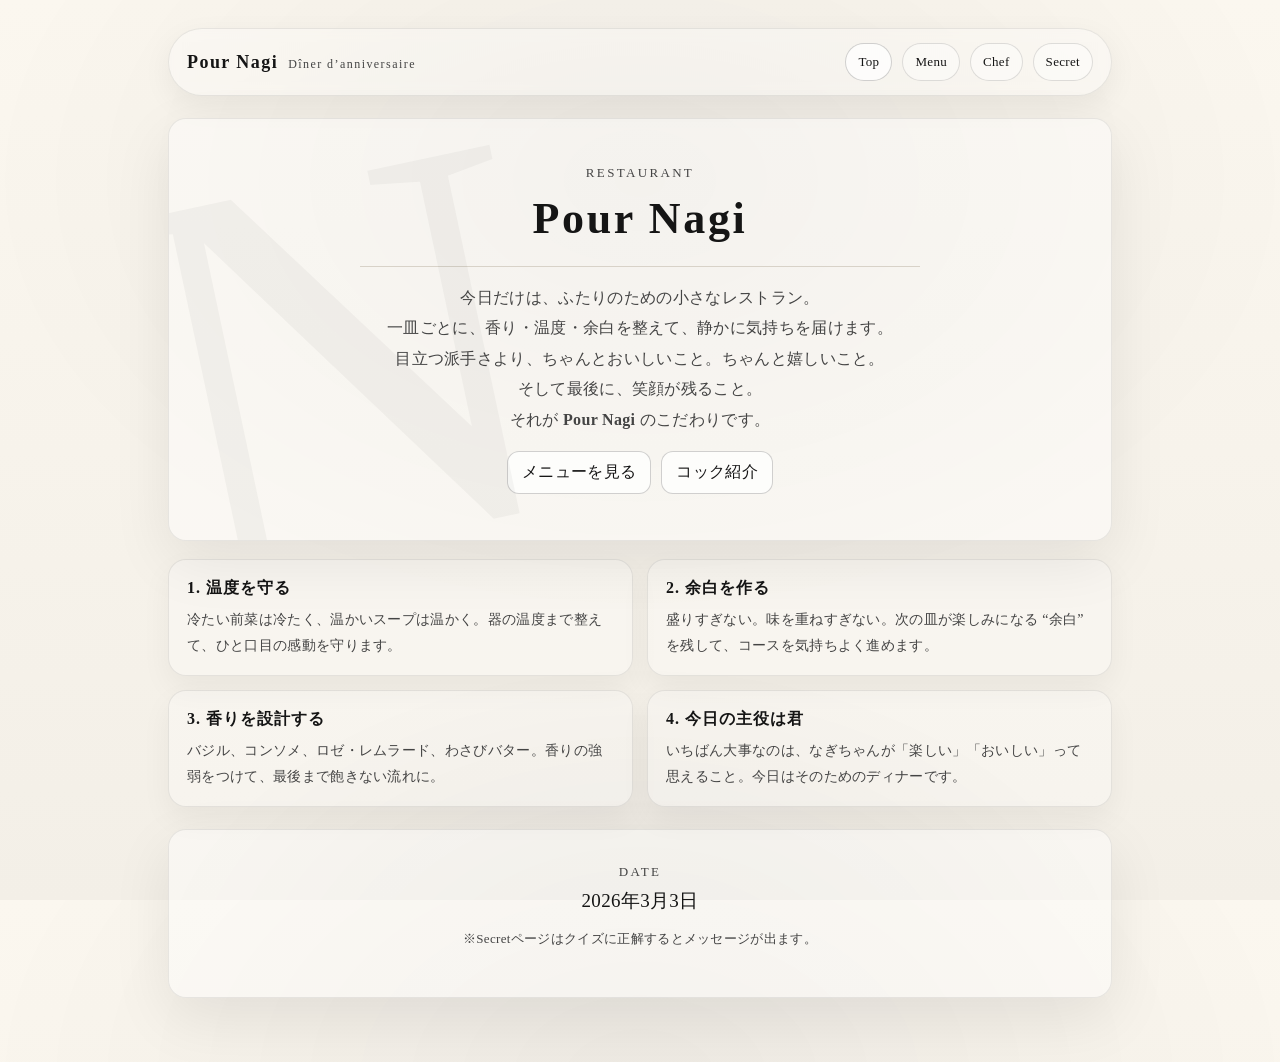
<file: index.html>
<!doctype html>
<html lang="ja">
<head>
  <meta charset="utf-8" />
  <meta name="viewport" content="width=device-width, initial-scale=1" />
  <title>Pour Nagi — Restaurant</title>
  <meta name="description" content="Pour Nagi — 誕生日のための特別なフルコース" />
  <link rel="stylesheet" href="assets/style.css" />
  <script defer src="assets/app.js"></script>
</head>
<body>
  <div class="container">
    <nav class="nav">
      <div class="brand">
        <div class="logo">Pour Nagi</div>
        <div class="tag">Dîner d’anniversaire</div>
      </div>
      <div class="links">
        <a class="pill" data-nav href="index.html">Top</a>
        <a class="pill" data-nav href="menu.html">Menu</a>
        <a class="pill" data-nav href="chef.html">Chef</a>
        <a class="pill" data-nav href="secret.html">Secret</a>
      </div>
    </nav>

    <section class="hero">
      <div class="kicker">Restaurant</div>
      <h1 class="h1">Pour Nagi</h1>
      <hr class="rule" />
      <p class="sub">
        今日だけは、ふたりのための小さなレストラン。<br>
        一皿ごとに、香り・温度・余白を整えて、静かに気持ちを届けます。<br>
        目立つ派手さより、ちゃんとおいしいこと。ちゃんと嬉しいこと。<br>
        そして最後に、笑顔が残ること。<br>
        それが <b>Pour Nagi</b> のこだわりです。
      </p>

      <div class="btnrow">
        <a class="btn" href="menu.html">メニューを見る</a>
        <a class="btn" href="chef.html">コック紹介</a>
      </div>
    </section>

    <div class="grid">
      <div class="card">
        <h3>1. 温度を守る</h3>
        <p>冷たい前菜は冷たく、温かいスープは温かく。器の温度まで整えて、ひと口目の感動を守ります。</p>
      </div>
      <div class="card">
        <h3>2. 余白を作る</h3>
        <p>盛りすぎない。味を重ねすぎない。次の皿が楽しみになる “余白” を残して、コースを気持ちよく進めます。</p>
      </div>
      <div class="card">
        <h3>3. 香りを設計する</h3>
        <p>バジル、コンソメ、ロゼ・レムラード、わさびバター。香りの強弱をつけて、最後まで飽きない流れに。</p>
      </div>
      <div class="card">
        <h3>4. 今日の主役は君</h3>
        <p>いちばん大事なのは、なぎちゃんが「楽しい」「おいしい」って思えること。今日はそのためのディナーです。</p>
      </div>
    </div>

    <section class="section center">
      <div class="kicker">Date</div>
      <div class="jp">2026年3月3日</div>
      <p class="small">※Secretページはクイズに正解するとメッセージが出ます。</p>
    </section>
  </div>
</body>
</html>
</file>
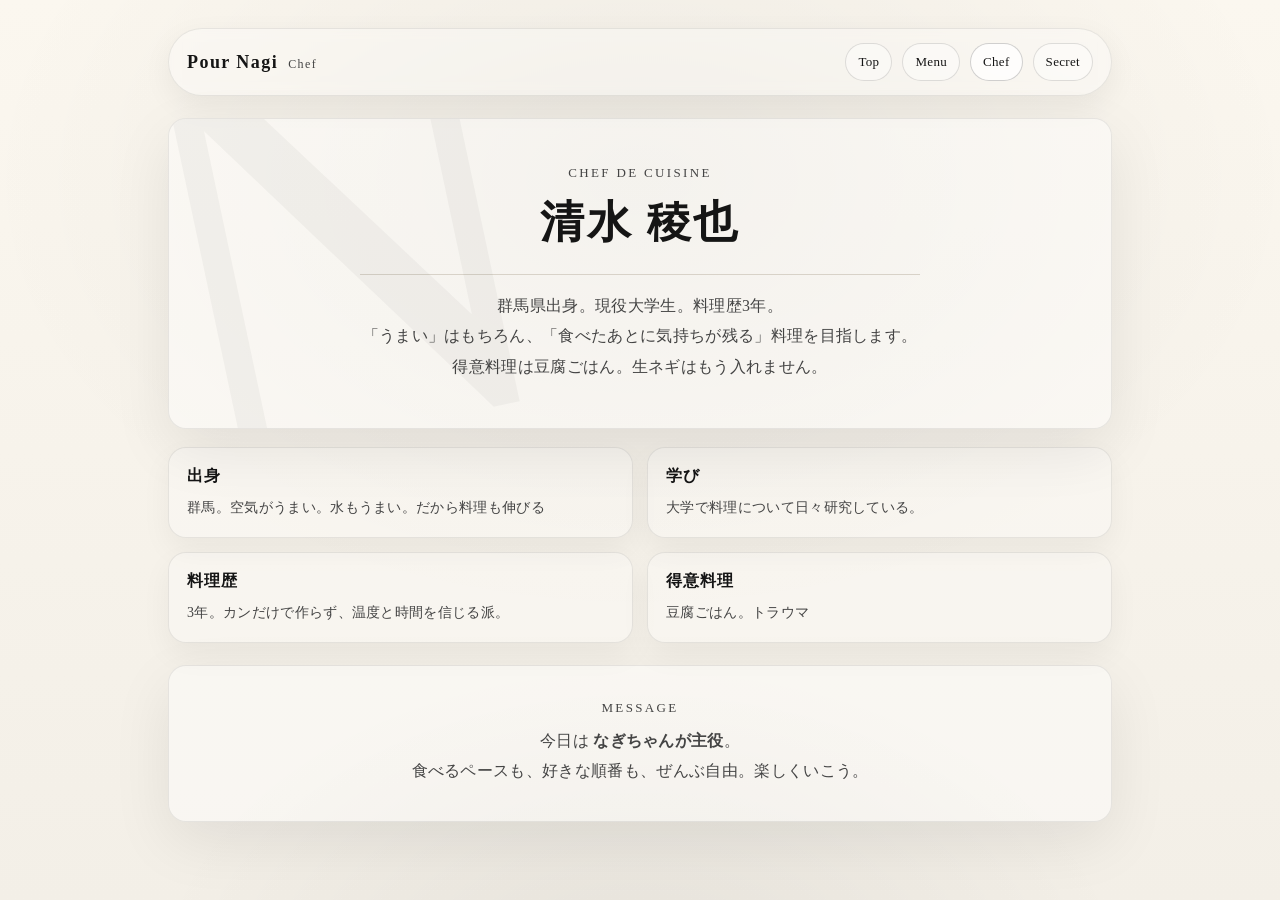
<file: chef.html>
<!doctype html>
<html lang="ja">
<head>
  <meta charset="utf-8" />
  <meta name="viewport" content="width=device-width, initial-scale=1" />
  <title>Pour Nagi — Chef</title>
  <meta name="description" content="Chef紹介：清水稜也" />
  <link rel="stylesheet" href="assets/style.css" />
  <script defer src="assets/app.js"></script>
</head>
<body>
  <div class="container">
    <nav class="nav">
      <div class="brand">
        <div class="logo">Pour Nagi</div>
        <div class="tag">Chef</div>
      </div>
      <div class="links">
        <a class="pill" data-nav href="index.html">Top</a>
        <a class="pill" data-nav href="menu.html">Menu</a>
        <a class="pill" data-nav href="chef.html">Chef</a>
        <a class="pill" data-nav href="secret.html">Secret</a>
      </div>
    </nav>

    <section class="hero">
      <div class="kicker">Chef de cuisine</div>
      <h1 class="h1">清水 稜也</h1>
      <hr class="rule" />
      <p class="sub">
        群馬県出身。現役大学生。料理歴3年。<br>
        「うまい」はもちろん、「食べたあとに気持ちが残る」料理を目指します。<br>
        得意料理は豆腐ごはん。生ネギはもう入れません。
      </p>
    </section>

    <div class="grid">
      <div class="card">
        <h3>出身</h3>
        <p>群馬。空気がうまい。水もうまい。だから料理も伸びる</p>
      </div>
      <div class="card">
        <h3>学び</h3>
        <p>大学で料理について日々研究している。</p>
      </div>
      <div class="card">
        <h3>料理歴</h3>
        <p>3年。カンだけで作らず、温度と時間を信じる派。</p>
      </div>
      <div class="card">
        <h3>得意料理</h3>
        <p>豆腐ごはん。トラウマ</p>
      </div>
    </div>

    <section class="section center">
      <div class="kicker">Message</div>
      <p class="sub">
        今日は <b>なぎちゃんが主役</b>。<br>
        食べるペースも、好きな順番も、ぜんぶ自由。楽しくいこう。
      </p>
    </section>
  </div>
</body>
</html>
</file>
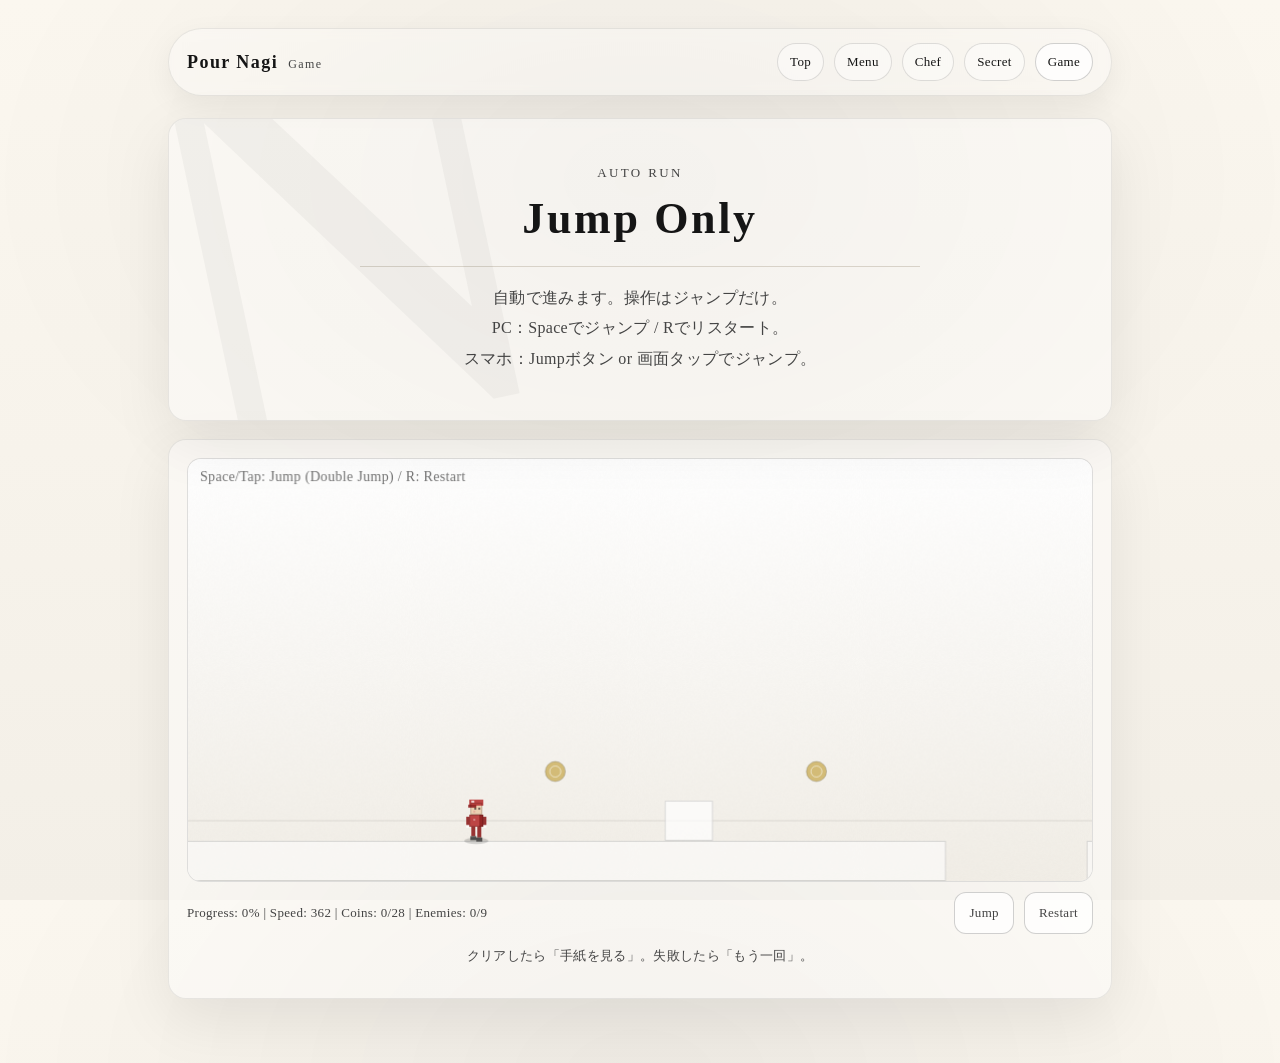
<file: game.html>
<!doctype html>
<html lang="ja">
<head>
  <meta charset="utf-8" />
  <meta name="viewport" content="width=device-width, initial-scale=1" />
  <title>Pour Nagi — Game</title>
  <meta name="description" content="オートラン + ジャンプだけ" />
  <link rel="stylesheet" href="assets/style.css" />
  <script defer src="assets/app.js"></script>

  <style>
    .gameWrap{
      margin-top:18px;
      padding:18px;
      border:1px solid rgba(0,0,0,.08);
      background:rgba(255,255,255,.42);
      border-radius:18px;
      box-shadow:0 20px 60px rgba(0,0,0,.08);
    }
    canvas{
      width:100%;
      height:auto;
      border-radius:14px;
      border:1px solid rgba(0,0,0,.12);
      background:rgba(255,255,255,.6);
      touch-action: none;
      display:block;
    }
    .hud{
      display:flex;
      gap:10px;
      justify-content:space-between;
      align-items:center;
      margin-top:10px;
      flex-wrap:wrap;
      color:var(--muted);
      font-size:13px;
    }
    .controls{
      display:flex;
      gap:10px;
      align-items:center;
      flex-wrap:wrap;
    }
    .btn2{
      border:1px solid rgba(0,0,0,.18);
      background:rgba(255,255,255,.72);
      padding:12px 14px;
      border-radius:12px;
      font-family:inherit;
      cursor:pointer;
      user-select:none;
      -webkit-user-select:none;
      touch-action:none;
    }
    .btn2:active{ transform: translateY(1px); }

    .overlay{
      position:fixed;
      inset:0;
      display:none;
      align-items:center;
      justify-content:center;
      background:rgba(0,0,0,.30);
      padding:18px;
      z-index:999;
    }
    .panel{
      max-width:520px;
      width:100%;
      background:rgba(255,255,255,.92);
      border-radius:18px;
      padding:18px;
      border:1px solid rgba(0,0,0,.12);
      box-shadow:0 30px 80px rgba(0,0,0,.18);
      text-align:center;
    }
    .panel h2{
      margin:6px 0 10px;
      font-family:"Cormorant Garamond","Times New Roman",serif;
      letter-spacing:.06em;
    }
    .panel p{ margin:0 0 12px; color:var(--muted); line-height:1.8; }
  </style>
</head>
<body>
  <div class="container">
    <nav class="nav">
      <div class="brand">
        <div class="logo">Pour Nagi</div>
        <div class="tag">Game</div>
      </div>
      <div class="links">
        <a class="pill" data-nav href="index.html">Top</a>
        <a class="pill" data-nav href="menu.html">Menu</a>
        <a class="pill" data-nav href="chef.html">Chef</a>
        <a class="pill" data-nav href="secret.html">Secret</a>
        <a class="pill" data-nav href="game.html">Game</a>
      </div>
    </nav>

    <section class="hero">
      <div class="kicker">Auto Run</div>
      <h1 class="h1">Jump Only</h1>
      <hr class="rule" />
      <p class="sub">
        自動で進みます。操作はジャンプだけ。<br>
        PC：Spaceでジャンプ / Rでリスタート。<br>
        スマホ：Jumpボタン or 画面タップでジャンプ。
      </p>
    </section>

    <section class="gameWrap">
      <canvas id="game" width="900" height="420"></canvas>

      <div class="hud">
        <div id="status">Coins: 0 / 0</div>
        <div class="controls">
          <div class="btn2" id="btnJump">Jump</div>
          <div class="btn2" id="btnRestart">Restart</div>
        </div>
      </div>

      <p class="small center" style="margin-top:10px;">
        クリアしたら「手紙を見る」。失敗したら「もう一回」。
      </p>
    </section>
  </div>

  <div class="overlay" id="overlay">
    <div class="panel">
      <div class="kicker" id="ovKicker">Result</div>
      <h2 id="ovTitle">Clear!</h2>
      <p id="ovText">おめでとう！</p>
      <div class="btnrow">
        <button class="btn" id="ovAgain">もう一回</button>
        <a class="btn" id="ovLetter" href="secret.html">手紙を見る</a>
      </div>
    </div>
  </div>

  <script defer src="assets/game.js"></script>
</body>
</html>
</file>
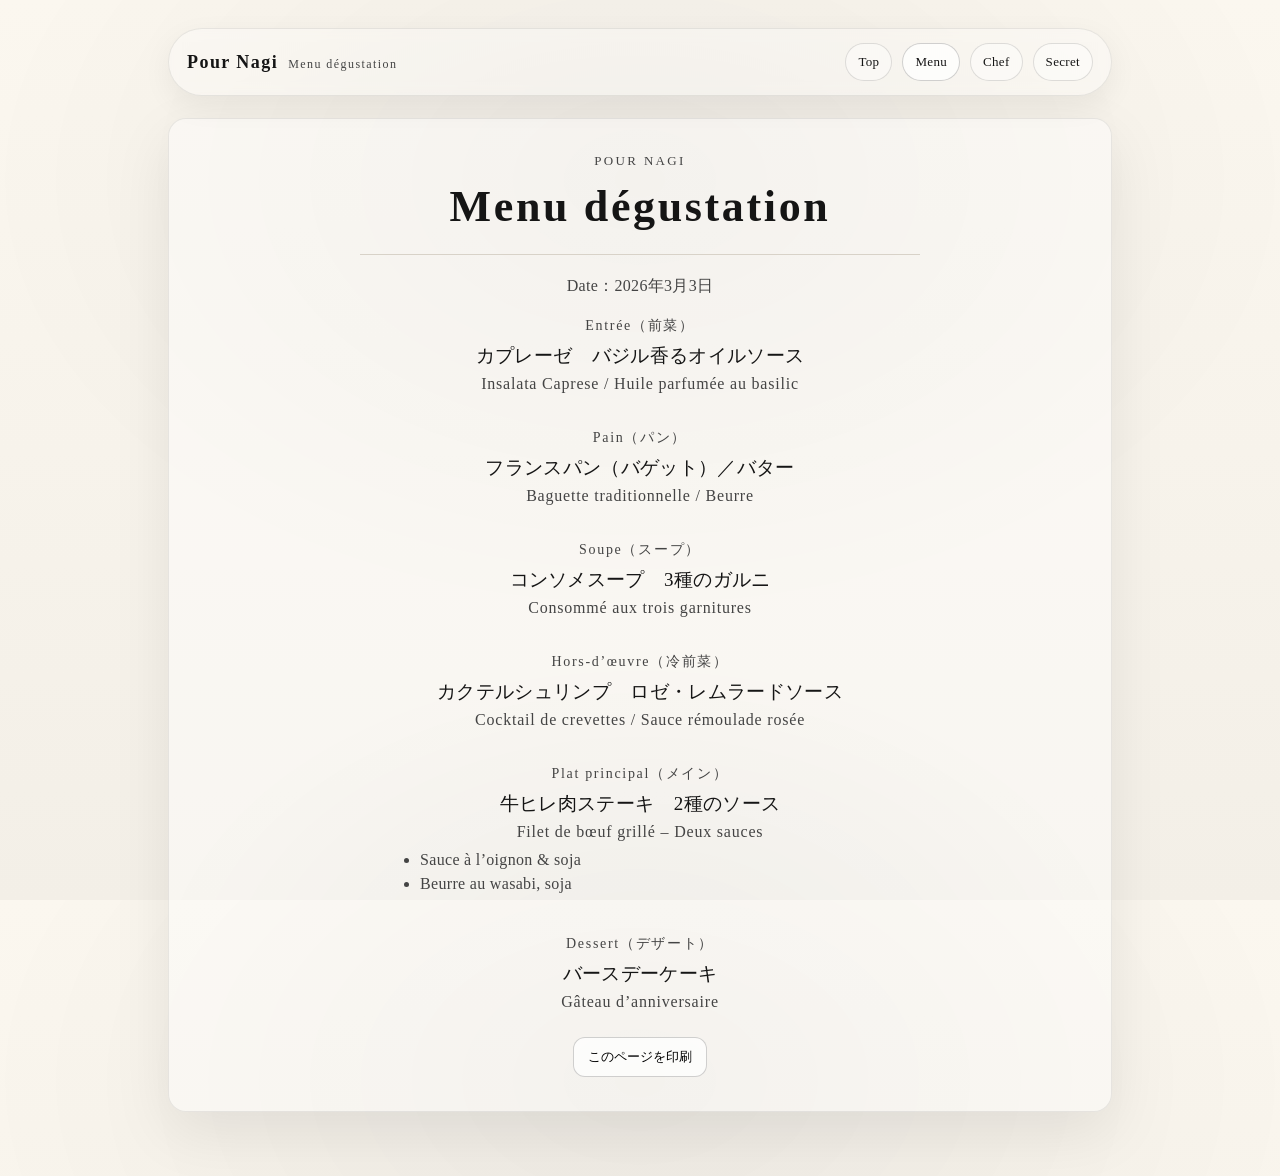
<file: menu.html>
<!doctype html>
<html lang="ja">
<head>
  <meta charset="utf-8" />
  <meta name="viewport" content="width=device-width, initial-scale=1" />
  <title>Pour Nagi — Menu</title>
  <meta name="description" content="Menu dégustation（2026年3月3日）" />
  <link rel="stylesheet" href="assets/style.css" />
  <script defer src="assets/app.js"></script>
</head>
<body>
  <div class="container">
    <nav class="nav">
      <div class="brand">
        <div class="logo">Pour Nagi</div>
        <div class="tag">Menu dégustation</div>
      </div>
      <div class="links">
        <a class="pill" data-nav href="index.html">Top</a>
        <a class="pill" data-nav href="menu.html">Menu</a>
        <a class="pill" data-nav href="chef.html">Chef</a>
        <a class="pill" data-nav href="secret.html">Secret</a>
      </div>
    </nav>

    <section class="section">
      <div class="kicker">Pour Nagi</div>
      <h1 class="h1">Menu dégustation</h1>
      <hr class="rule" />
      <p class="sub">Date：2026年3月3日</p>

      <main class="menu">
        <div class="item">
          <div class="cat">Entrée（前菜）</div>
          <div class="jp">カプレーゼ　バジル香るオイルソース</div>
          <div class="fr">Insalata Caprese / Huile parfumée au basilic</div>
        </div>

        <div class="item">
          <div class="cat">Pain（パン）</div>
          <div class="jp">フランスパン（バゲット）／バター</div>
          <div class="fr">Baguette traditionnelle / Beurre</div>
        </div>

        <div class="item">
          <div class="cat">Soupe（スープ）</div>
          <div class="jp">コンソメスープ　3種のガルニ</div>
          <div class="fr">Consommé aux trois garnitures</div>
        </div>

        <div class="item">
          <div class="cat">Hors-d’œuvre（冷前菜）</div>
          <div class="jp">カクテルシュリンプ　ロゼ・レムラードソース</div>
          <div class="fr">Cocktail de crevettes / Sauce rémoulade rosée</div>
        </div>

        <div class="item">
          <div class="cat">Plat principal（メイン）</div>
          <div class="jp">牛ヒレ肉ステーキ　2種のソース</div>
          <div class="fr">Filet de bœuf grillé – Deux sauces</div>
          <ul class="bullets">
            <li>Sauce à l’oignon &amp; soja</li>
            <li>Beurre au wasabi, soja</li>
          </ul>
        </div>

        <div class="item">
          <div class="cat">Dessert（デザート）</div>
          <div class="jp">バースデーケーキ</div>
          <div class="fr">Gâteau d’anniversaire</div>
        </div>
      </main>

      <div class="btnrow">
        <button class="btn" onclick="window.print()">このページを印刷</button>
      </div>
    </section>
  </div>
</body>
</html>
</file>
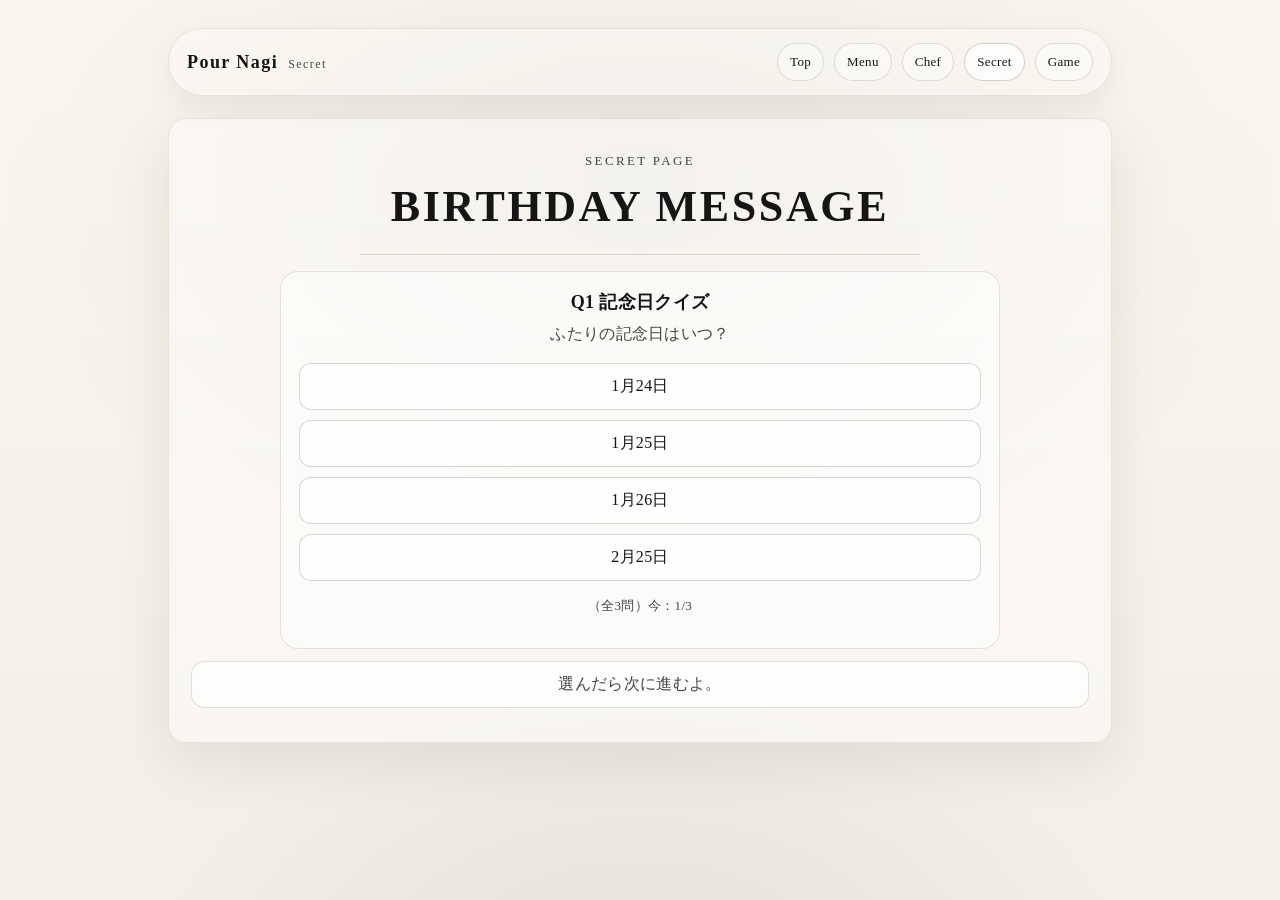
<file: secret.html>
<!doctype html>
<html lang="ja">
<head>
  <meta charset="utf-8" />
  <meta name="viewport" content="width=device-width, initial-scale=1" />
  <title>Pour Nagi — Secret</title>
  <meta name="description" content="クイズ→ゲーム→メッセージ" />
  <link rel="stylesheet" href="assets/style.css" />
  <script defer src="assets/app.js"></script>
</head>
<body>
  <div class="container">
    <nav class="nav">
      <div class="brand">
        <div class="logo">Pour Nagi</div>
        <div class="tag">Secret</div>
      </div>
      <div class="links">
        <a class="pill" data-nav href="index.html">Top</a>
        <a class="pill" data-nav href="menu.html">Menu</a>
        <a class="pill" data-nav href="chef.html">Chef</a>
        <a class="pill" data-nav href="secret.html">Secret</a>
        <a class="pill" data-nav href="game.html">Game</a>
      </div>
    </nav>

    <section class="section center" data-secret-root>
      <div class="kicker">Secret Page</div>
      <h1 class="h1">BIRTHDAY MESSAGE</h1>
      <hr class="rule" />
  

      <!-- クイズ表示領域 -->
      <div class="qbox"></div>
      <div class="toast" data-toast></div>

      <!-- クイズだけクリア後のゲート -->
      <div class="section" data-gate style="display:none;">
        <div class="kicker">Next</div>
        <div class="jp">クイズはクリア！</div>
        <p class="sub">次はミニゲームをクリアしてね。</p>
        <div class="btnrow">
          <a class="btn" href="game.html">ゲームへ進む</a>
        </div>
        <p class="small center">（ゲームクリア後、このページに戻るとメッセージが表示されます）</p>
      </div>

      <!-- メッセージ -->
      <pre data-message style="
        display:none;
        white-space:pre-wrap;
        margin:18px auto 0;
        max-width:720px;
        text-align:left;
        font-size:16px;
        line-height:1.9;
        color:var(--ink);
        font-family: inherit;"></pre>
    </section>
  </div>
</body>
</html>
</file>
<file: assets/style.css>
:root{
  --ink:#151515;
  --muted:#444;
  --rule:#d8d2c8;
  --paper1:#fbf7ef;
  --paper2:#f3efe7;
  --card:rgba(255,255,255,.42);
  --card2:rgba(255,255,255,.28);
  --shadow:0 20px 60px rgba(0,0,0,.08);
  --radius:18px;
}

*{box-sizing:border-box}
html,body{height:100%}
body{
  margin:0;
  color:var(--ink);
  background:
    radial-gradient(1200px 800px at 50% 20%, rgba(0,0,0,.05), transparent 55%),
    radial-gradient(900px 600px at 50% 110%, rgba(0,0,0,.06), transparent 55%),
    linear-gradient(180deg, var(--paper1), var(--paper2));
  font-family: "Noto Serif JP","Cormorant Garamond","Times New Roman",serif;
  letter-spacing:.02em;
}

/* Google Fonts（ネット接続あり前提。なくてもフォールバックで表示OK） */
@import url('https://fonts.googleapis.com/css2?family=Cormorant+Garamond:wght@400;500;600&family=Noto+Serif+JP:wght@400;500;600&display=swap');

a{color:inherit;text-decoration:none}
a:hover{opacity:.9}

.container{
  max-width:980px;
  margin:0 auto;
  padding:28px 18px 64px;
}

.nav{
  display:flex;
  align-items:center;
  justify-content:space-between;
  gap:16px;
  padding:14px 18px;
  border:1px solid rgba(0,0,0,.08);
  background:rgba(255,255,255,.30);
  border-radius:999px;
  box-shadow:0 10px 30px rgba(0,0,0,.06);
  backdrop-filter: blur(6px);
}

.brand{
  display:flex;
  align-items:baseline;
  gap:10px;
  white-space:nowrap;
}
.brand .logo{
  font-family:"Cormorant Garamond","Times New Roman",serif;
  font-weight:600;
  letter-spacing:.08em;
  font-size:18px;
}
.brand .tag{
  font-size:12px;
  color:var(--muted);
  letter-spacing:.12em;
}

.links{
  display:flex;
  gap:10px;
  flex-wrap:wrap;
  justify-content:flex-end;
}
.pill{
  padding:10px 12px;
  border-radius:999px;
  border:1px solid rgba(0,0,0,.12);
  background:rgba(255,255,255,.40);
  font-size:13px;
}
.pill.active{
  background:rgba(255,255,255,.75);
  border-color:rgba(0,0,0,.18);
}

.hero{
  margin-top:22px;
  padding:46px 22px;
  border:1px solid rgba(0,0,0,.08);
  background:var(--card);
  border-radius:var(--radius);
  box-shadow:var(--shadow);
  position:relative;
  overflow:hidden;
}
.hero::before{
  content:"N";
  position:absolute;
  inset:auto auto -140px -30px;
  font-family:"Cormorant Garamond","Times New Roman",serif;
  font-size:560px;
  font-weight:500;
  color:rgba(0,0,0,.035);
  transform:rotate(-12deg);
  pointer-events:none;
  user-select:none;
}

.kicker{
  font-family:"Cormorant Garamond","Times New Roman",serif;
  font-weight:500;
  letter-spacing:.18em;
  text-transform:uppercase;
  font-size:13px;
  color:var(--muted);
  text-align:center;
}
.h1{
  margin:12px 0 0;
  font-family:"Cormorant Garamond","Times New Roman",serif;
  font-weight:600;
  letter-spacing:.06em;
  font-size:44px;
  text-align:center;
}
.sub{
  margin:10px auto 0;
  max-width:720px;
  line-height:1.9;
  color:var(--muted);
  text-align:center;
}

.rule{
  margin:22px auto 16px;
  width:min(560px, 92%);
  border:0;
  border-top:1px solid var(--rule);
}

.grid{
  margin-top:18px;
  display:grid;
  grid-template-columns: repeat(12, 1fr);
  gap:14px;
}
.card{
  grid-column: span 6;
  padding:18px 18px 16px;
  border:1px solid rgba(0,0,0,.08);
  background:var(--card2);
  border-radius:var(--radius);
  box-shadow:0 12px 30px rgba(0,0,0,.05);
}
.card h3{
  margin:0 0 8px;
  font-size:16px;
  letter-spacing:.06em;
}
.card p{
  margin:0;
  color:var(--muted);
  line-height:1.85;
  font-size:14px;
}

.section{
  margin-top:22px;
  padding:34px 22px;
  border:1px solid rgba(0,0,0,.08);
  background:var(--card);
  border-radius:var(--radius);
  box-shadow:var(--shadow);
}

.center{ text-align:center; }

.menu{
  display:flex;
  flex-direction:column;
  gap:16px;
  margin-top:6px;
}
.item{
  text-align:center;
  padding:10px 8px;
}
.cat{
  font-family:"Cormorant Garamond","Times New Roman",serif;
  font-size:14px;
  letter-spacing:.12em;
  color:var(--muted);
}
.jp{
  margin-top:8px;
  font-size:19px;
  font-weight:500;
}
.fr{
  margin-top:6px;
  font-family:"Cormorant Garamond","Times New Roman",serif;
  font-size:16px;
  color:var(--muted);
  letter-spacing:.05em;
}
.bullets{
  margin:10px auto 0;
  max-width:520px;
  color:var(--muted);
  font-family:"Cormorant Garamond","Times New Roman",serif;
  font-size:16px;
  text-align:left;
}
.bullets li{ margin:6px 0; }

.btnrow{
  margin-top:16px;
  display:flex;
  gap:10px;
  justify-content:center;
  flex-wrap:wrap;
}
.btn{
  border:1px solid rgba(0,0,0,.18);
  background:rgba(255,255,255,.72);
  padding:10px 14px;
  border-radius:12px;
  font-family:inherit;
  cursor:pointer;
}
.btn:hover{ background:rgba(255,255,255,.92); }

.small{ font-size:13px; color:var(--muted); line-height:1.8; }

.qbox{
  max-width:720px;
  margin:0 auto;
  padding:18px;
  border-radius:var(--radius);
  border:1px solid rgba(0,0,0,.10);
  background:rgba(255,255,255,.50);
}
.qtitle{
  font-size:18px;
  margin:0 0 6px;
}
.qtext{
  margin:0 0 14px;
  color:var(--muted);
  line-height:1.8;
}
.field{
  width:100%;
  padding:12px 12px;
  border-radius:12px;
  border:1px solid rgba(0,0,0,.18);
  background:rgba(255,255,255,.75);
  font-family:inherit;
  font-size:16px;
}
.choices{
  display:grid;
  gap:10px;
}
.choice{
  padding:12px 12px;
  border-radius:12px;
  border:1px solid rgba(0,0,0,.16);
  background:rgba(255,255,255,.70);
  cursor:pointer;
}
.choice:hover{ background:rgba(255,255,255,.92); }

.toast{
  margin-top:12px;
  padding:12px 12px;
  border-radius:14px;
  border:1px solid rgba(0,0,0,.12);
  background:rgba(255,255,255,.75);
  color:var(--muted);
  text-align:center;
}
.toast.ok{ border-color: rgba(30,130,70,.35); }
.toast.ng{ border-color: rgba(190,40,40,.35); }

.shake{
  animation: shake .35s linear 1;
}
@keyframes shake{
  0%,100%{ transform: translateX(0); }
  20%{ transform: translateX(-10px); }
  40%{ transform: translateX(10px); }
  60%{ transform: translateX(-7px); }
  80%{ transform: translateX(7px); }
}

@media (max-width:720px){
  .card{ grid-column: span 12; }
  .h1{ font-size:34px; }
  .jp{ font-size:18px; }
}

/* 印刷 */
@media print{
  .nav,.btnrow{ display:none; }
  body{ background:#fff; }
  .hero,.section{ box-shadow:none; background:#fff; border:none; }
  .container{ padding:0; }
}
</file>
